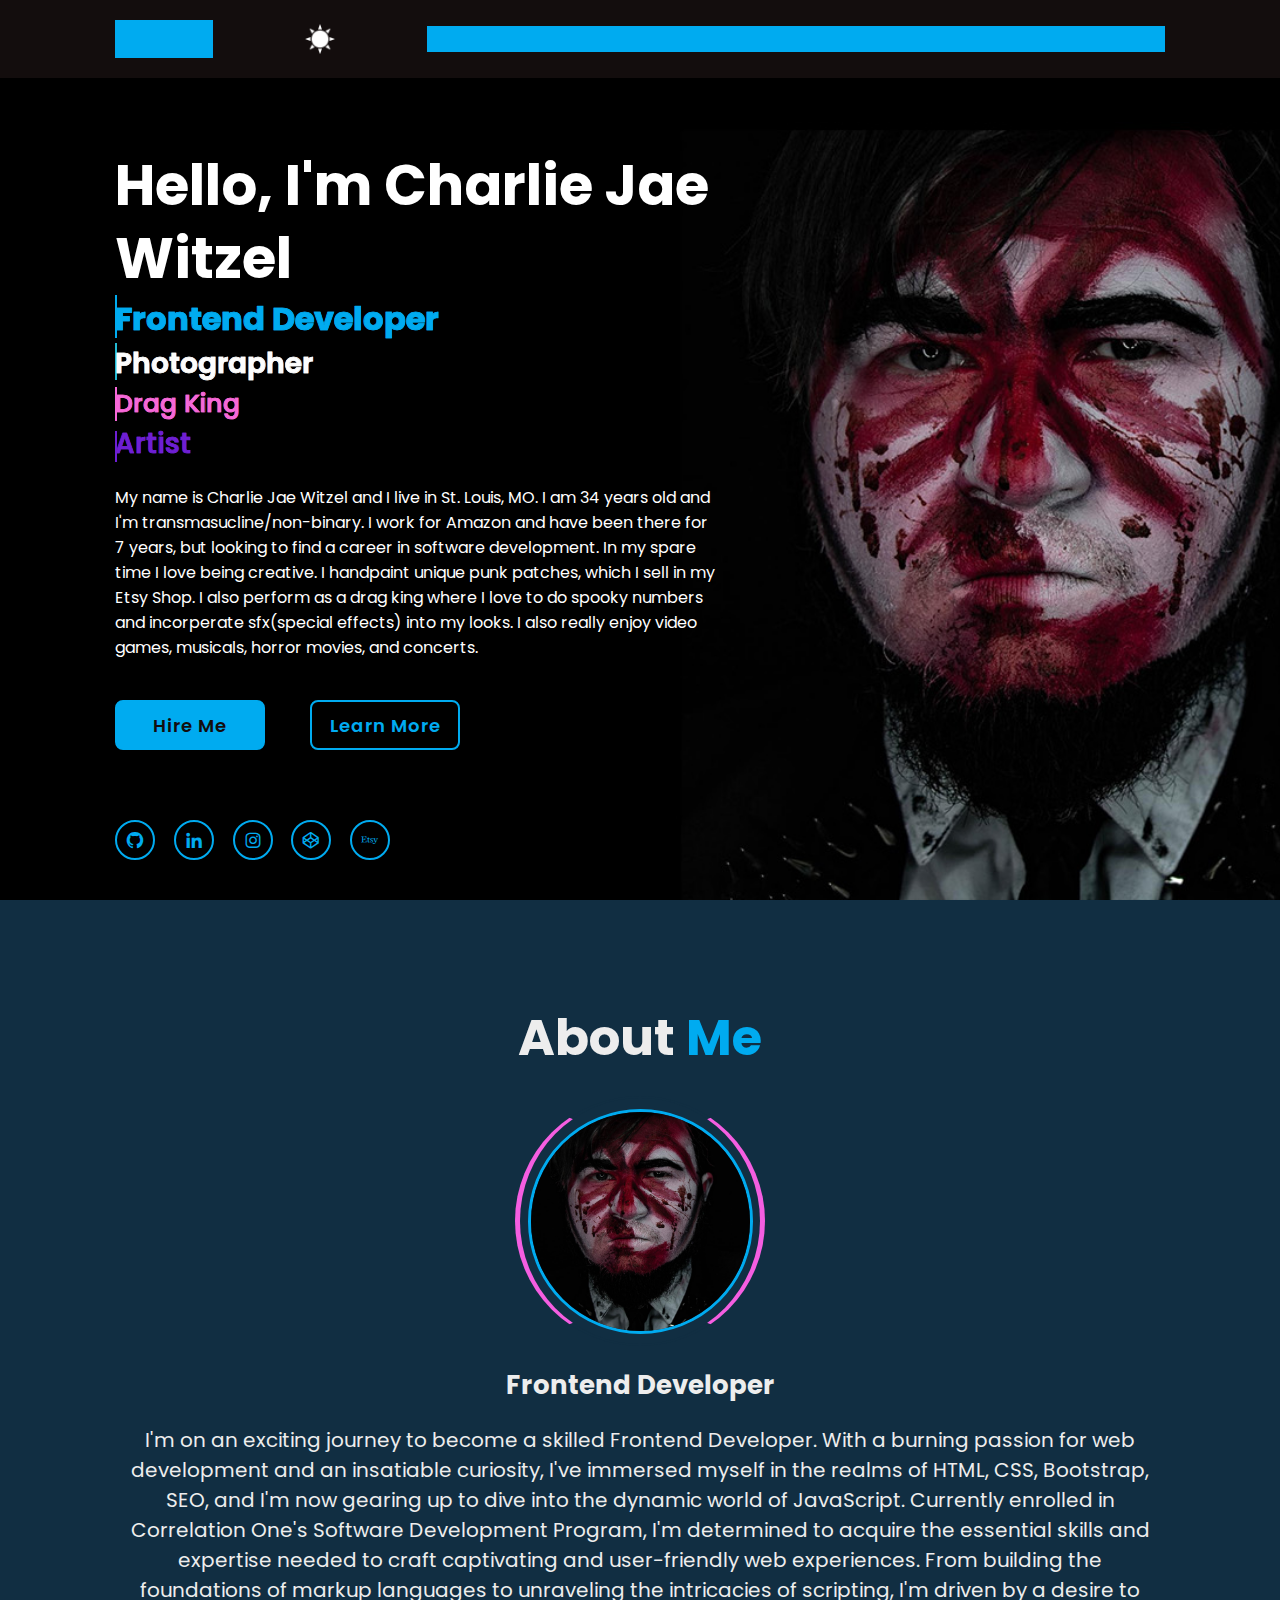
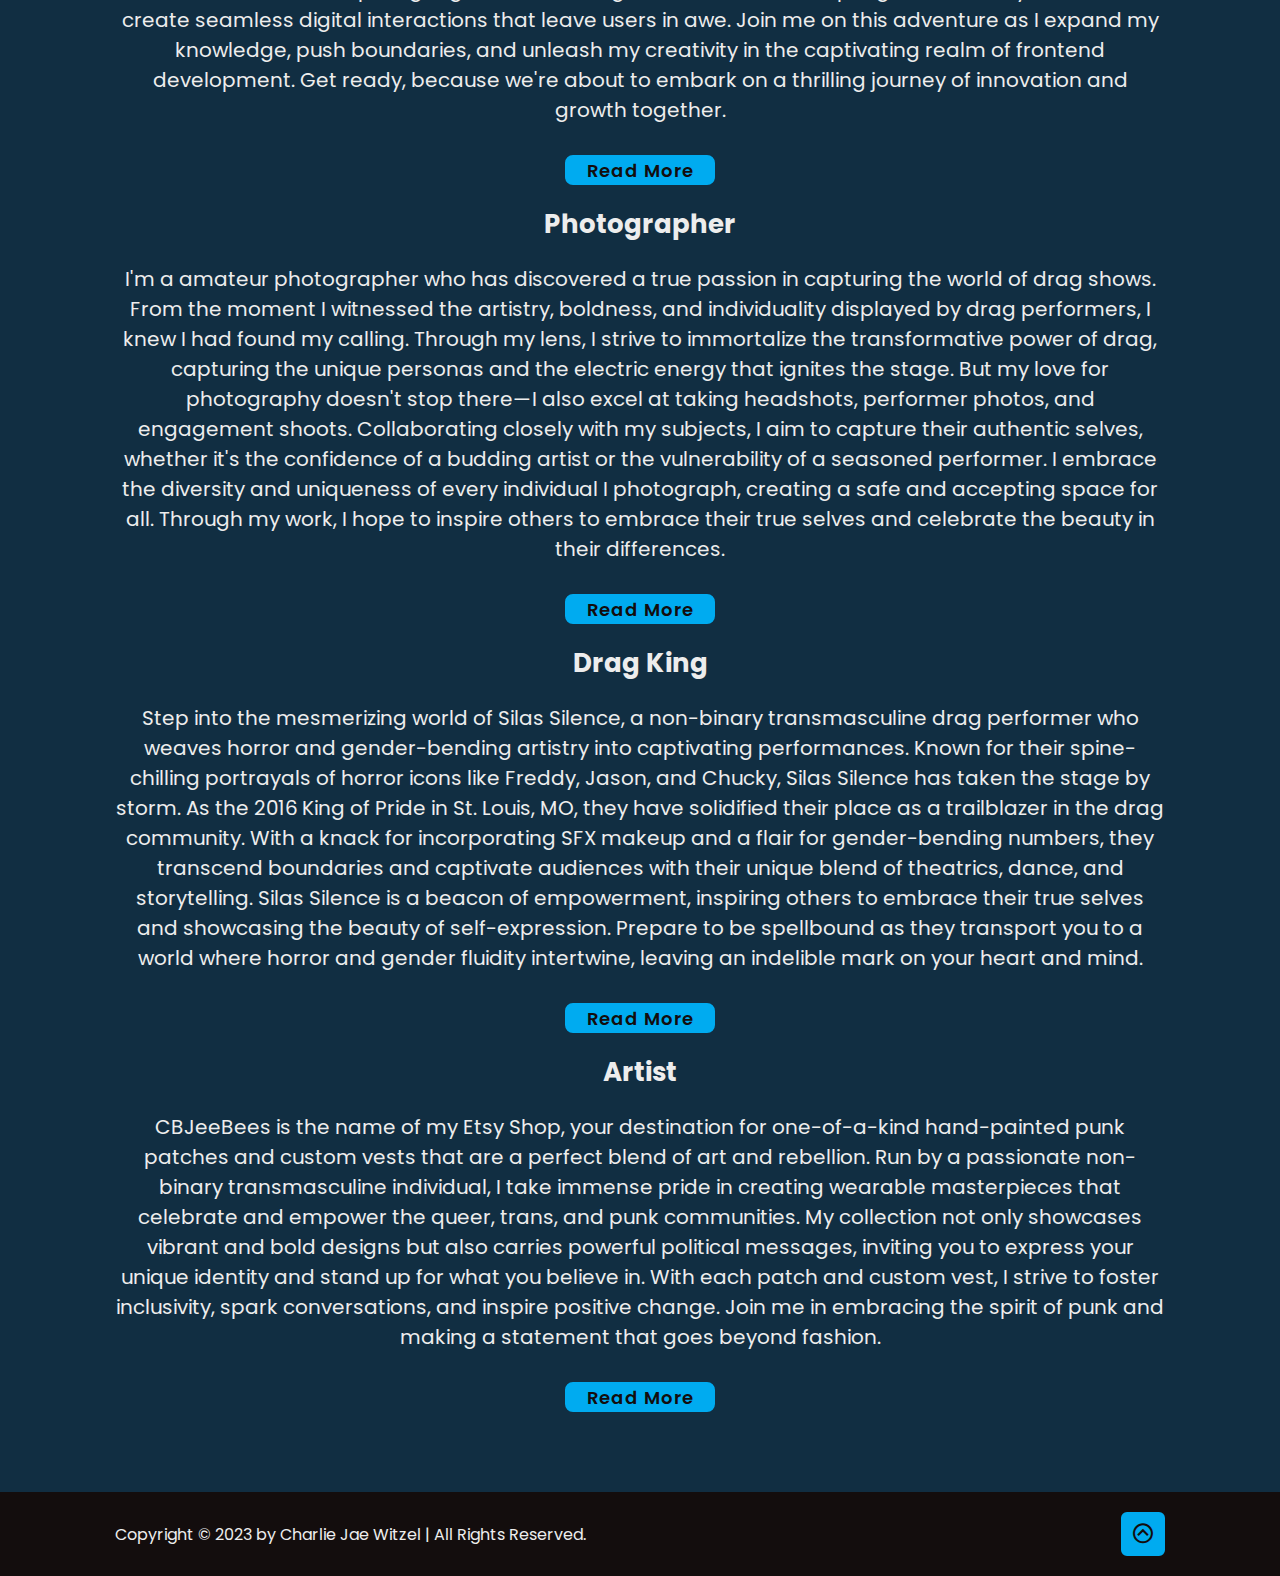
<file: about.html>
<!DOCTYPE html>
<html lang="en">
<head>
    <meta charset="UTF-8">
    <meta http-equiv="X-UA-Compatible" content="IE=edge">
    <meta name="viewport" content="width=device-width, initial-scale=1.0">
    <link rel="stylesheet" type="text/css" href="css/about/about.css">
    <meta class="description" content="Discover the multi-talented world of a non-binary transmasculine individual on a mission to become a front-end developer. From horror drag king performances to capturing captivating moments as a photographer, explore the creative endeavors of this passionate individual. Don't miss out on CBJeeBees, an Etsy shop offering unique hand-painted punk patches that embody a spirit of rebellion and self-expression. Join the journey today">
    <meta name="keywords" content="front-end developer, non-binary, transmasculine, horror drag king, photographer, Etsy shop, hand-painted punk patches, CBJeeBees">

<!--box icons-->
<link href='https://unpkg.com/boxicons@2.1.4/css/boxicons.min.css' rel='stylesheet'>


    <title>About</title>
</head>
<body>
    <header class="header">
        <a href="" class="logo">Charlie. <span class="animate" style="--i:1;"></span></a>
        <img src="./css/media/sun1.png" id="icon" alt="sun">
        <div class="bx bx-menu" id="menu-icon"><span class="animate" style="--i:2;"></span></div>

        <nav class="navbar">
            <a href="./index.html">Home</a>
            <a href="./about.html" >About</a>
            <a href="./skills.html">Skills</a>
            <a href="./photography.html">Photography</a>
            <a href="./store.html">CBJeebees</a>
            <a href="./drag.html">Drag</a>
            <a href="./contact.html">Contact</a>
            

            <span class="active-nav"></span>
            <span class="animate" style="--i:2;"></span>
            
        </nav>
        
    </header>
    
    <section class="home" id="home">
        <div class="home-content">
            <h1>Hello, I'm <span>Charlie Jae Witzel</span></h1>
            <div class="text-animate">
                <h3>Frontend Developer</h3>
                <h4>Photographer</h4>
                <h5>Drag King</h5>
                <h6>Artist</h6>
            </div>
            <p>My name is Charlie Jae Witzel and I live in St. Louis, MO. I am 34 years old and I'm transmasucline/non-binary. I work for Amazon and have been there for 7 years, but looking to find a career in software development.
                In my spare time I love being creative. I handpaint unique punk patches, which I sell in my Etsy Shop. I also perform as a drag king where I love to do spooky numbers and incorperate sfx(special effects) into my looks. I also really enjoy video games, musicals, horror movies, and concerts.
            </p>
            
            <div class="btn-box">
                <a href="" class="btn">Hire Me</a>
                <a href="#about" class="btn">Learn More</a>
            </div>
        </div>

        <div class="home-sci">
            <a href="https://github.com/charliewitzel"><i class='bx bxl-github'></i></a>
            <a href="https://www.linkedin.com/in/charlie-witze"><i class='bx bxl-linkedin' ></i></a>
            <a href="https://www.instagram.com/silassilencesfx/"><i class='bx bxl-instagram' ></i></a>
            <a href="https://codepen.io/Charlie-Jae-Witzel"><i class='bx bxl-codepen' ></i></a>
            <a href="https://www.etsy.com/shop/cbjeebees"><i class='bx bxl-etsy' ></i></a>
        </div>

        <div class="imghover"></div>
    </section>
    <section class="about" id="about">
        <h2 class="heading">About <span>Me</span></h2>
        <div class="about-img">
            <img src="./css/media/me.jpg" alt="">
            <span class="circle-spin"></span>
        </div>
        <div class="about-content">
            <h3>Frontend Developer</h3>
            <p> I'm on an exciting journey to become a skilled Frontend Developer. With a burning passion for web development and an insatiable curiosity, I've immersed myself in the realms of HTML, CSS, Bootstrap, SEO, and I'm now gearing up to dive into the dynamic world of JavaScript. Currently enrolled in Correlation One's Software Development Program, I'm determined to acquire the essential skills and expertise needed to craft captivating and user-friendly web experiences. From building the foundations of markup languages to unraveling the intricacies of scripting, I'm driven by a desire to create seamless digital interactions that leave users in awe. Join me on this adventure as I expand my knowledge, push boundaries, and unleash my creativity in the captivating realm of frontend development. Get ready, because we're about to embark on a thrilling journey of innovation and growth together.</p>
            <div class="btn-box btns">
                <a href="/skills.html" class="btn">Read More</a>
            </div>
            <h3>Photographer</h3>
            <p>I'm a amateur photographer who has discovered a true passion in capturing the world of drag shows. From the moment I witnessed the artistry, boldness, and individuality displayed by drag performers, I knew I had found my calling. Through my lens, I strive to immortalize the transformative power of drag, capturing the unique personas and the electric energy that ignites the stage. But my love for photography doesn't stop there—I also excel at taking headshots, performer photos, and engagement shoots. Collaborating closely with my subjects, I aim to capture their authentic selves, whether it's the confidence of a budding artist or the vulnerability of a seasoned performer. I embrace the diversity and uniqueness of every individual I photograph, creating a safe and accepting space for all. Through my work, I hope to inspire others to embrace their true selves and celebrate the beauty in their differences.</p>
            <div class="btn-box btns">
                <a href="/photography.html" class="btn">Read More</a>
            </div>
            
            <h3>Drag King</h3>
            <p>
                Step into the mesmerizing world of Silas Silence, a non-binary transmasculine drag performer who weaves horror and gender-bending artistry into captivating performances. Known for their spine-chilling portrayals of horror icons like Freddy, Jason, and Chucky, Silas Silence has taken the stage by storm. As the 2016 King of Pride in St. Louis, MO, they have solidified their place as a trailblazer in the drag community. With a knack for incorporating SFX makeup and a flair for gender-bending numbers, they transcend boundaries and captivate audiences with their unique blend of theatrics, dance, and storytelling. Silas Silence is a beacon of empowerment, inspiring others to embrace their true selves and showcasing the beauty of self-expression. Prepare to be spellbound as they transport you to a world where horror and gender fluidity intertwine, leaving an indelible mark on your heart and mind.</p>
            <div class="btn-box btns">
                <a href="/drag.html" class="btn">Read More</a>
            </div>
            <h3>Artist</h3>
            <p>CBJeeBees is the name of my Etsy Shop, your destination for one-of-a-kind hand-painted punk patches and custom vests that are a perfect blend of art and rebellion. Run by a passionate non-binary transmasculine individual, I take immense pride in creating wearable masterpieces that celebrate and empower the queer, trans, and punk communities. My collection not only showcases vibrant and bold designs but also carries powerful political messages, inviting you to express your unique identity and stand up for what you believe in. With each patch and custom vest, I strive to foster inclusivity, spark conversations, and inspire positive change. Join me in embracing the spirit of punk and making a statement that goes beyond fashion.</p>
            <div class="btn-box btns">
                <a href="/store.html" class="btn">Read More</a>
            </div>
        </div>
    </section>

    <footer class="footer">
        <div class="footer-text">
            <p>Copyright &copy; 2023 by Charlie Jae Witzel | All Rights Reserved. </p>
        </div>
        <div class="footer-iconTop">
            <a href="#home"><i class='bx bx-chevron-up-circle' ></i></a>
        </div>
    </footer>
    
    <script src="/javascript/about.js"></script>
</body>
</html>
</file>
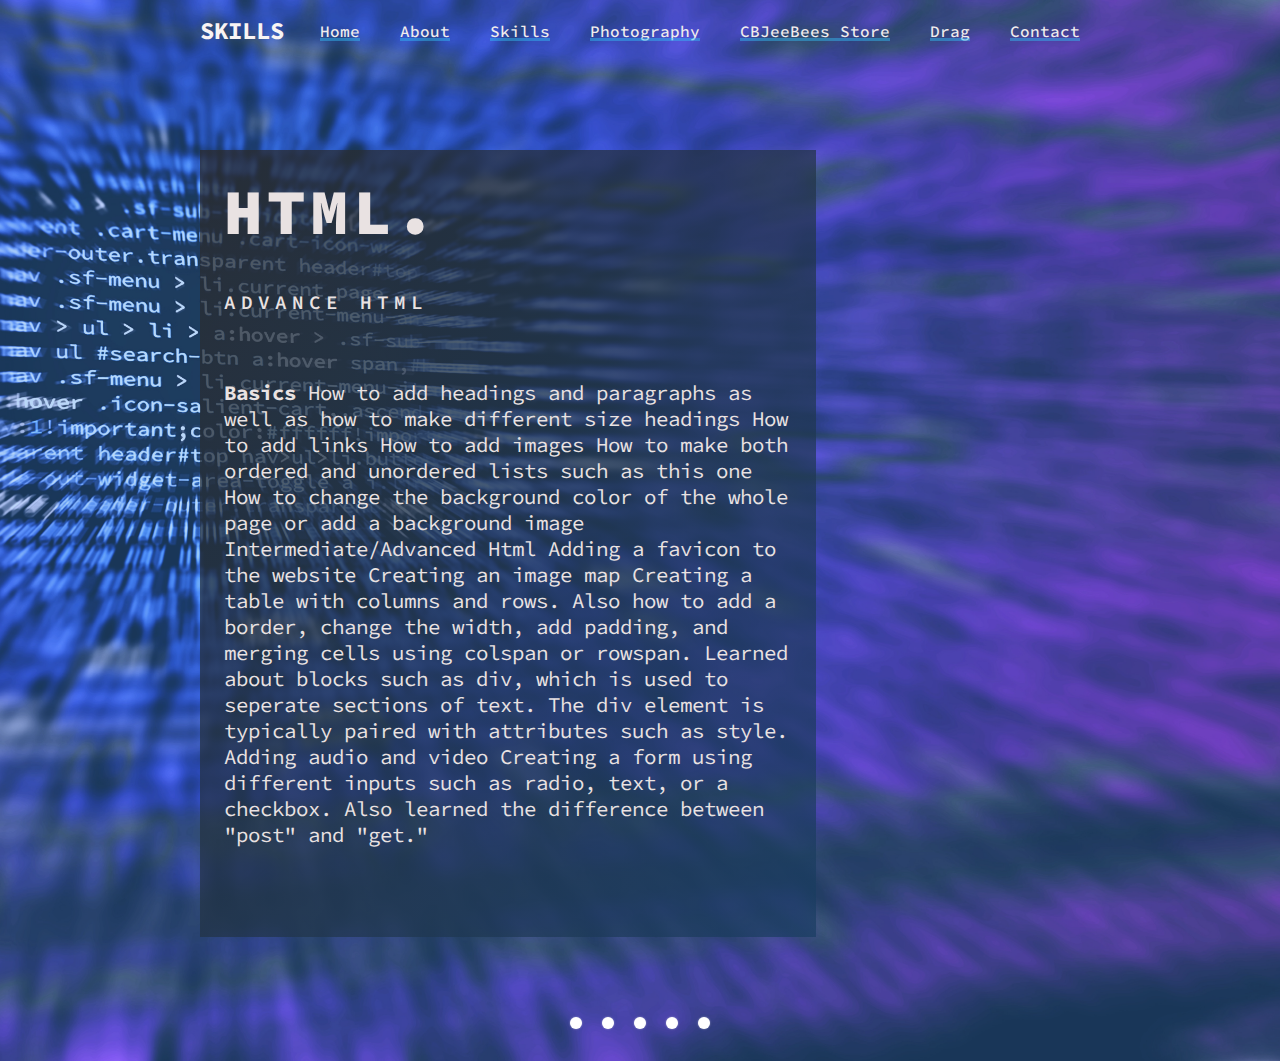
<file: skills.html>
<!DOCTYPE html>
<html lang="en">
<head>
    <meta charset="UTF-8">
    <meta http-equiv="X-UA-Compatible" content="IE=edge">
    <meta name="viewport" content="width=device-width, initial-scale=1.0">
    <link rel="stylesheet" href="css/skills/skills.css">
    <link rel="stylesheet" href="https://cdnjs.cloudflare.com/ajax/libs/font-awesome/6.4.0/css/all.min.css" integrity="sha512-iecdLmaskl7CVkqkXNQ/ZH/XLlvWZOJyj7Yy7tcenmpD1ypASozpmT/E0iPtmFIB46ZmdtAc9eNBvH0H/ZpiBw==" crossorigin="anonymous" referrerpolicy="no-referrer" />
    <title>Skills</title>
</head>
<body>
    <header>
        <a href="skills.html" class="brand">Skills</a>
        <div class="menu-btn"></div>
        <div class="navigation">
            <div class="navigation-items">
                <a href="./index.html">Home</a>
                <a href="./about.html">About</a>
                <a href="./skills.html">Skills</a>
                <a href="./photography.html">Photography</a>
                <a href="./store.html">CBJeeBees Store</a>
                <a href="./drag.html">Drag</a>
                <a href="./contact.html">Contact</a>

            </div>
        </div>
    </header>

    <section class="home">
        <img class="img-slide active" src="css/media/code.jpg" alt="">
        <img class="img-slide" src="css/media/computer.jpg" alt="">
        <img class="img-slide" src="css/media/guycoding.jpg" alt="">
        <img class="img-slide" src="css/media/seo.jpg" alt="">
        <img class="img-slide" src="css/media/matrix.jpg" alt="">
        <div class="content active" >
            <h1>HTML.<br><span>Advance HTML</span></h1>
            <p><strong>Basics</strong>
                How to add headings and paragraphs as well as how to make different size headings
                How to add links
                How to add images
                How to make both ordered and unordered lists such as this one
                How to change the background color of the whole page or add a background image
                <br>
                <srong>Intermediate/Advanced Html</srong>
                Adding a favicon to the website
                Creating an image map
                Creating a table with columns and rows. Also how to add a border, change the width, add padding, and merging cells using colspan or rowspan.
                Learned about blocks such as div, which is used to seperate sections of text. The div element is typically paired with attributes such as style.
                Adding audio and video
                Creating a form using different inputs such as radio, text, or a checkbox. Also learned the difference between "post" and "get."</p>
            
        </div>
        <div class="content">
            <h1>Javascript</h1>
            <p>Haven't gotten here yet, but I have been teaching myself some, and have incorported some java in a few of these pages</p>
            
        </div>
        <div class="content">
            <h1>CSS<br><span>Advance CSS/Bootsrap</span></h1>
            <p>CSS Basics
                Learned the difference between inline and external css and how css works
                Learned how to use type, class and ID selectors as well as the difference between ID and class
                Learned about the box model and that it consists of four parts: content, padding, border, and margin.
                Learned about block and inline elements
                Learned about grids and how to create one
                
                Advanced CSS
                Adding animations
                Using Bootstrap
                Creating an advance grid
                Media queries
                flexbox</p>
            
        </div>
        <div class="content">
            <h1>SEO</h1>
            <p>Adding soon!</p>
            
        </div>
        <div class="content">
            <h1>From Webpage<br><span>to Website</span></h1>
            <p>This is what you are seeing here. Learned how to use git and github</p>
            
        </div>
        <div class="media-icons">
            <a href=""> <i class="fa-brands fa-github-alt"></i></a>
            <a href=""> <i class="fa-brands fa-codepen"></i></a>    
            <a href=""> <i class="fa-brands fa-linkedin-in"></i></a>    
        </div>
        <div class="slider-navigation">
            <div class="nav-btn"></div>
            <div class="nav-btn"></div>
            <div class="nav-btn"></div>
            <div class="nav-btn"></div>
            <div class="nav-btn"></div>

        </div>

    </section>
    <script type="text/javascript">
        //Javascript of responsive navigation menu
        const menuBtn = document.querySelector(".menu-btn");
        const navigation = document.querySelector(".navigation");
        menuBtn.addEventListener("click",() => {
            menuBtn.classList.toggle("active");
            navigation.classList.toggle("active");
        });

        //javascript for photo slider navigation
        const btns = document.querySelectorAll(".nav-btn");
        const slides = document.querySelectorAll(".img-slide");
        const contents = document.querySelectorAll(".content");

        var sliderNav = function(manual){
            btns.forEach((btn) => {
                btn.classList.remove("active");
            });
            slides.forEach((slide) => {
                slide.classList.remove("active");
            });
            contents.forEach((content) => {
                content.classList.remove("active");
            });

            btns[manual].classList.add("active");
            slides[manual].classList.add("active");
            contents[manual].classList.add("active");
        }

        btns.forEach((btn, i) => {
            btn.addEventListener("click", () => {
                sliderNav(i);
            });
        });

    </script>
</body>
</html>
</file>
<file: css/about/about.css>
@import url('https://fonts.googleapis.com/css2?family=Bangers&family=Caveat:wght@600&family=Pangolin&family=Permanent+Marker&family=Poppins:wght@300;400;500;600;700;800;900&family=Source+Code+Pro:ital,wght@1,700&display=swap');

* {
    font-family: 'Poppins', sans-serif;
    margin: 0;
    padding: 0;
    box-sizing: border-box;
    text-decoration: none;
    border: none;
    outline: none;
    scroll-behavior: smooth;

}

#icon {
    width: 30px;
    cursor: pointer;
}

:root {
    --bg-color: #130d0d;
    --second-bg-color: #112e42;
    --text-color: #ededed;
    --main-color: #00abf0;
    --second-text-color: #fdfdfd;
}

.light-theme{
    --bg-color: #fdfdfd;
    --second-bg-color: #c6f1f1;
    --text-color: #030303;
    --main-color: #57d4f3;
    --second-text-color: #fdfdfd;
}

html {
    font-size: 62.5%;
    overflow-x: hidden;
}

body{
    background: var(--bg-color);
    color: var(--text-color);
}


.header {
    position: fixed;
    top: 0;
    left: 0;
    width: 100%;
    padding: 2rem 9%;
    background: transparent;
    display: flex;
    justify-content: space-between;
    align-items: center;
    z-index: 100;
    transition: .3s;
    color: var(--text-color);
    background-color: var(--bg-color);
}

.header.sticky {
    background: var(--bg-color);
}

.logo {
    position: relative;
    font-size: 2.5rem;
    color: var(--text-color);
    font-weight: 600;
}

.navbar{
    position: relative;
}

.navbar a{
    font-size: 1.7rem;
    color: var(--text-color);
    font-weight: 500;
    margin-left: 3.5rem;
    transition: .3s;
}

.navbar a:hover,
.navbar a.active {
    color: var(--main-color);
}

#menu-icon{
    position: relative;
   font-size: 3.6rem;
   color: var(--text-color);
    cursor: pointer;
    display: none;
}

section{
    min-height: 100vh;
    padding: 10rem 9% 2rem;
}

.home {
    display: flex;
    align-items: center;
    padding: 0 9%;
    background: url(../media/me2.jpg) no-repeat;
    background-size: cover;
    background-position: center;
}

.home-content{
    max-width: 60rem;
    z-index: 99;
}

.home-content h1 {
    font-size: 5.6rem;
    font-weight: 700;
    line-height: 1.3;
    color: white;
}

.home-content h1 span{
    color: white;
}

.home-content .text-animate{
    position: relative;
    width: 32.8rem;
}

.home-content .text-animate h3 {
    font-size: 3.2rem;
    font-weight: 700;
    color: transparent;
    -webkit-text-stroke: .7px var(--main-color);
    background-image: linear-gradient(var(--main-color), var(--main-color));
    background-repeat: no-repeat;
    -webkit-background-clip: text;
    background-position: 0 0;
    animation: homeBgText 6s linear infinite;
    animation-delay: 2s;

}

.home-content .text-animate h3::before{
    content: '';
    position: absolute;
    top: 0;
    left: 0;
    width: 0;
    height: 25%;
    border-right: 2px solid var(--main-color);
    z-index: -1;
    animation: homeCursorText 6s linear infinite;
    animation-delay: 2s;
}

.home-content .text-animate h4 {
    font-size: 2.8rem;
    font-weight: 600;
    color: transparent;
    -webkit-text-stroke: .7px var(--second-text-color);
    background-image: linear-gradient(var(--second-text-color), var(--second-text-color));
    background-repeat: no-repeat;
    -webkit-background-clip: text;
    background-position: 0 0;
    animation: homeBgText 6s linear infinite;
    animation-delay: 2.2s;
}

.home-content .text-animate h4::before{
    content: '';
    position: absolute;
    top: 28%;
    left: 0;
    width: 0;
    height: 22%;
    border-right: 2px solid rgb(35, 186, 212);
    z-index: -1;
    animation: homeCursorText 6s linear infinite;
    animation-delay: 2.2s;
}

.home-content .text-animate h5 {
    font-size: 2.5rem;
    font-weight: 500;
    color: transparent;
    -webkit-text-stroke: .7px rgb(247, 104, 216);
    background-image: linear-gradient(rgb(247, 104, 216), rgb(247, 104, 216));
    background-repeat: no-repeat;
    -webkit-background-clip: text;
    background-position: 0 0;
    animation: homeBgText 6s linear infinite;
    animation-delay: 2.4s;
}

.home-content .text-animate h5::before{
    content: '';
    position: absolute;
    top: 54%;
    left: 0;
    width: 0;
    height: 20%;
    border-right: 2px solid rgb(247, 104, 216);
    z-index: -1;
    animation: homeCursorText 6s linear infinite;
    animation-delay: 2.4s;
}

.home-content .text-animate h6 {
    font-size: 2.8rem;
    font-weight: 500;
    color: transparent;
    -webkit-text-stroke: .7px rgb(110, 31, 212);
    background-image: linear-gradient(rgb(110, 31, 212), rgb(110, 31, 212));
    background-repeat: no-repeat;
    -webkit-background-clip: text;
    background-position: 0 0;
    animation: homeBgText 6s linear infinite;
    animation-delay: 2.6s;
}

.home-content .text-animate h6::before{
    content: '';
    position: absolute;
    top: 80%;
    left: 0;
    width: 0;
    height: 18%;
    border-right: 2px solid rgb(110, 31, 212);
    z-index: -1;
    animation: homeCursorText 6s linear infinite;
    animation-delay: 2.6s;
}

.home-content p{
    font-size: 1.6rem;
    margin: 2rem 0 4rem;
    color: white;
}

.btn-box{
    position: relative;
    display: flex;
    justify-content: space-between;
    width: 34.5rem;
    height: 5rem;
}

.btn-box .btn{
    position: relative;
    display: inline-flex;
    justify-content: center;
    align-items: center;
    width: 15rem;
    height: 100%;
    background: var(--main-color);
    border: .2rem solid var(--main-color);
    border-radius: .8rem;
    font-size: 1.8rem;
    font-weight: 600;
    letter-spacing: .1rem;
    color: var(--bg-color);
    z-index: 1;
    overflow: hidden;
    transition: .5s;

}

.btn-box .btn:hover{
    color: var(--main-color);
}

.btn-box .btn:nth-child(2){
    background: transparent;
    color: var(--main-color);
}

.btn-box .btn:nth-child(2):hover{
    color: var(--bg-color);
}

.btn-box .btn:nth-child(2)::before{
    background: var(--main-color);
}

.btn-box .btn::before{
    content: '';
    position: absolute;
    top: 0;
    left: 0;
    width: 0;
    height: 100%;
    background: var(--bg-color);
    z-index: -1;
    transition: .5s;
}

.btn-box .btn:hover:before{
    width: 100%;
}

.home-sci {
    position: absolute;
    bottom: 4rem;
    width: 275px;
    display: flex;
    justify-content: space-between;
}

.home-sci a{
    position: relative;
    display: inline-flex;
    justify-content: center;
    align-items: center;
    width: 40px;
    height: 40px;
    background: transparent;
    border: .2rem solid var(--main-color);
    border-radius: 50%;
    font-size: 20px;
    color: var(--main-color);
    z-index: 1;
    overflow: hidden;
    transition: .5s;
}

.home-sci a:hover{
    color: var(--bg-color);
}

.home-sci a::before{
    content: '';
    position: absolute;
    top: 0;
    left: 0;
    width: 0;
    height: 100%;
    background: var(--main-color);
    z-index: -1;
    transition: .5s;
}

.home-sci a:hover:before{
    width: 100%;
}

.imghover {
    position: absolute;
    top: 0;
    right: 0;
    width: 45%;
    height: 100%;
    background: transparent;
    transition: 3s;
}

.imghover:hover {
    background: var(--bg-color);
    opacity: .8;
}

.about {
    display: flex;
    justify-content: center;
    align-items: center;
    flex-direction: column;
    gap: 2rem;
    background: var(--second-bg-color);
    padding-bottom: 6rem;
}

.heading {
    font-size: 5rem;
    margin-bottom: 3.rem;
    text-align: center;
}

span {
    color: var(--main-color);
}

.about-img {
    position: relative;
    width: 25rem;
    height: 25rem;
    border-radius: 50%;
    display: flex;
    justify-content: center;
    align-items: center;
}

.about-img img{
    width: 90%;
    border-radius: 50%;
    border: .3rem solid var(--main-color);
}

.about-img .circle-spin {
    position: absolute;
    top: 50%;
    left: 50%;
    transform: translate(-50%, -50%) rotate(0);
    width: 100%;
    height: 100%;
    border-radius: 50%;
    border-top: .2rem solid var(--second-bg-color);
    border-bottom: .2rem solid var(--second-bg-color);
    border-left: .5rem solid rgb(245, 94, 225);
    border-right: .5rem solid rgb(245, 94, 225);
    animation: aboutSpinner 8s linear infinite;
}

.about-content{
    text-align: center;
}

.about-content h3 {
    font-size: 2.6rem;
}

.about-content p {
    font-size: 2rem;
    margin: 2rem 0 3rem;
}

.btn-box.btns{
    display: inline-block;
    width: 15rem;
    padding-bottom: 20px;
}

.btn-box.btns a::before{
    background: var(--second-bg-color);
}


.footer {
    display: flex;
    justify-content: space-between;
    align-items: center;
    flex-wrap: wrap;
    padding: 2rem 9%;
    background: var(--bg-color);
}

.footer-text p {
    font-size: 1.6rem;
}

.footer-iconTop a {
    position: relative;
    display: inline-flex;
    justify-content: center;
    align-items: center;
    padding: .8rem;
    background: var(--main-color);
    border: .2rem solid var(--main-color);
    border-radius: .6rem;
    z-index: 1;
    overflow: hidden;
}

.footer-iconTop a::before {
    content: '';
    position: absolute;
    top: 0;
    left: 0;
    width: 0;
    height: 100%;
    background: var(--second-bg-color);
    z-index: -1;
    transition: .5s;
}

.footer-iconTop a:hover:before {
    width: 100%;
}

.footer-iconTop a i {
    font-size: 2.4rem;
    color: var(--bg-color);
    transition: .5s;
}

.footer-iconTop a:hover i{
    color: var(--main-color);
}

/* ANIMATION RELOAD AND SCROLL */
.animate{
    position: absolute;
    top: 0;
    right: 0;
    width: 100%;
    height: 100%;
    background: var(--main-color);
    z-index: 98;
}

.logo .animate,
.navbar .animate,
#menu-icon .animate{
    animation: showRight 1s ease forwards;
    animation-delay: calc(.3s * var(--i));
}

/*BREAKPOINTS */
@media (max-width: 1200px) {
    html {
        font-size: 55%;
    }
}

@media (max-width: 991px){
    .header{
        padding: 2rem 4%;
    }
    section {
        padding: 10rem 4% 2rem;
    }
    .home{
        padding: 0 4%;
    }
    .footer{
        padding: 2rem 4%;
    }
}

@media (max-width: 768px){
    .header{
        background: var(--bg-color);
    }

    #menu-icon {
        display: block;
    }

    .navbar{
        position: absolute;
        top: 100%;
        left: -100%;
        width: 100%;
        padding: 1rem 4%;
        background: var(--main-color);
        box-shadow: 0 .5rem 1rem rgba(0, 0, 0, .2);
        z-index: 1;
        transition: .25s ease;
        transition-delay: .25s;
    }

    .navbar.active{
        left: 0;
        transition-delay: 0s;
    }

    .navbar .active-nav{
        position: absolute;
        top: 0;
        left: -100%;
        width: 100%;
        height: 100%;
        background: var(--bg-color);
        border-top: .1rem solid rgba(0, 0, 0, .2);
        z-index: -1;
        transition: .25s ease;
        transition-delay: 0s;
    }

    .navbar.active .active-nav {
        left: 0;
        transition-delay: .25s;
    }

    .navbar a {
        display: block;
        font-size: 2rem;
        margin: 3rem 0;
        transform: translateX(-20rem);
        transform: .25s ease;
        transition-delay: 0s;
    }

    .navbar.active a {
        transform: translateX(0);
        transition-delay: .25s;
    }

    .home-imgHover{
        pointer-events: none;
        background: var(--bg-color);
        opacity: .6;
    }
}

@media (max-width: 520px){
    html {
        font-size: 50%;
    }

    .home-content h1{
        display: flex;
        flex-direction: column;
    }

    .home-sci {
        width: 160px;
    }

    .home-sci a {
        width: 20px;
        height: 20px;
    }
    .footer{
        flex-direction: column-reverse;
    }
    .footer p{
        margin-top: 2rem;
        text-align: center;
    }

}

@media (max-width:375px){
    .home{
        justify-content: center;
    }
    .home-content{
        display: flex;
        align-items: center;
        flex-direction: column;
    }
     .home-content h1{
        font-size: 5rem;
     }
}

/*KeyFrames Animation*/
@keyframes homeBgText{
    0%,
    10%,
    100%{
        background-position: -33rem 0;
    }
    65%,
    85%{
        background-position: 0 0;
    }
}

@keyframes homeCursorText{
    0%,
    10%,
    100%{
        width: 0;
    }
    65%,
    78%,
    85%{
        width: 100%;
        opacity: 1;
    }

    75%,
    81% {
        opacity: 0;
    }
}

@keyframes aboutSpinner{
    100%{
        transform: translate(-50%, -50%) rotate(360deg);
    }
}

@keyframes showRight{
    100%{
        width: 0;
    }
}
</file>
<file: css/skills/skills.css>
@import url("https://fonts.googleapis.com/css2?family=Caveat:wght@600&family=Pangolin&family=Source+Code+Pro:ital,wght@1,700&display=swap");
* {
  margin: 0;
  padding: 0;
  box-sizing: border-box;
  font-family: "Source Code Pro", monospace;
}

header {
  z-index: 999;
  position: absolute;
  top: 0;
  left: 0;
  width: 100%;
  display: flex;
  justify-content: space-between;
  align-items: center;
  padding: 15px 200px;
  transition: 0.5 ease;
}
header .brand {
  color: rgb(248, 244, 244);
  font-size: 1.5rem;
  font-weight: 700;
  text-transform: uppercase;
  text-decoration: none;
}
header .navigation {
  position: relative;
}
header .navigation .navigation-items a {
  position: relative;
  color: rgb(241, 237, 237);
  font-size: 1rem;
  font-weight: 500;
  text-decoration: none;
  margin-left: 30px;
  transition: 0.3s ease;
}
header .navigation .navigation-items a::before {
  content: "";
  position: absolute;
  background: rgba(52, 191, 247, 0.452);
  width: 100%;
  height: 3px;
  bottom: 0;
  left: 0;
  transition: 0.3s ease;
}
header .navigation .navigation-items a::after {
  width: 100%;
}

section {
  padding: 100px 200px;
}

.home {
  position: relative;
  width: 100%;
  min-height: 100vh;
  display: flex;
  justify-content: center;
  flex-direction: column;
  background: rgb(87, 178, 231);
}
.home::before {
  z-index: 777;
  content: "";
  position: absolute;
  background: rgba(69, 148, 238, 0.363);
  width: 100%;
  height: 100%;
  top: 0;
  left: 0;
}
.home .content {
  z-index: 888;
  color: #e9e2e2;
  width: 70%;
  margin-top: 50px;
  display: none;
}
.home .content.active {
  display: block;
  background: linear-gradient(to bottom right, rgba(43, 42, 43, 0.751), rgba(24, 61, 97, 0.682));
  padding: 1.5rem;
  
}
.home .content.active h1 {
  font-size: 4rem;
  font-weight: 900;
  text-transform: uppercase;
  letter-spacing: 5px;
  line-height: 75px;
  margin-bottom: 40px;
  
}
.home .content.active h1 span {
  font-size: 1.2rem;
  font-weight: 600;
}
.home .content.active p {
  font-size: 1.3rem;
  margin-bottom: 65px;
 
}
.home .content.active a {
  background: white;
  padding: 15px 35px;
  color: rgb(87, 178, 231);
  font-size: 1.1rem;
  font-weight: 500;
  text-decoration: none;
  border-radius: 2px;
}
.home .media-icons {
  z-index: 888;
  position: absolute;
  right: 30px;
  display: flex;
  flex-direction: column;
  transition: 0.5s ease;
}
.home .media-icons a {
  color: white;
  font-size: 1.6rem;
  transition: 0.3s ease;
}
.home .media-icons a:not(:last-child) {
  margin-bottom: 20px;
}
.home .media-icons a:hover {
  transform: scale(1.3);
}
.home img {
  z-index: 0;
  position: absolute;
  top: 0;
  left: 0;
  width: 100%;
  height: 100%;
  -o-object-fit: cover;
     object-fit: cover;
}

.slider-navigation {
  z-index: 888;
  position: relative;
  display: flex;
  justify-content: center;
  align-items: center;
  transform: translateY(80px);
  margin-bottom: 12px;
}
.slider-navigation .nav-btn {
  width: 12px;
  height: 12px;
  background: #fff;
  border-radius: 50%;
  cursor: pointer;
  box-shadow: 0 0 2px rgba(255, 255, 255, 0.5);
  transition: 0.3s ease;
}
.slider-navigation .nav-btn:not(:last-child) {
  margin-right: 20px;
}
.slider-navigation .nav-btn:hover {
  transform: scale(1.2);
}

.slider-navigation .nav-btn.active {
  background: #2696E9;
}

.img-slide {
  position: absolute;
  width: 100%;
  -webkit-clip-path: circle(0% at 0 50%);
          clip-path: circle(0% at 0 50%);
}

.img-slide.active {
  -webkit-clip-path: circle(150% at 0 50%);
          clip-path: circle(150% at 0 50%);
  transition: 2s ease;
  transition-property: -webkit-clip-path;
  transition-property: clip-path;
  transition-property: clip-path, -webkit-clip-path;
}

@media (max-width: 1040px) {
  header {
    padding: 12px 20px;
  }
  header .navigation {
    display: none;
  }
  header .navigation.active {
    position: fixed;
    width: 100%;
    height: 100vh;
    top: 0;
    left: 0;
    display: flex;
    justify-content: center;
    align-items: center;
    background: rgba(1, 1, 1, 0.5);
  }
  header .navigation.active .navigation-items {
    background: white;
    width: 600px;
    max-width: 600px;
    margin: 20px;
    padding: 40px;
    display: flex;
    flex-direction: column;
    align-items: center;
    border-radius: 5px;
    box-shadow: 0 5px 25px rgba(1, 1, 1, 0.2);
  }
  header .navigation.active .navigation-items a {
    color: #222;
    font-size: 1.2em;
    margin: 20px;
  }
  header .navigation .navigation-items a:before {
    background: #222;
    height: 5px;
  }
  section {
    padding: 100px 20px;
  }
  .home .media-icons {
    right: 15px;
  }
  .menu-btn {
    background: url(/css/media/menu.png) no-repeat;
    background-size: 30px;
    background-position: center;
    width: 40px;
    height: 40px;
    cursor: pointer;
    transition: 0.3 ease;
  }
  .menu-btn.active {
    z-index: 999;
    background: url(/css/media/close.png) no-repeat;
    background-size: 25px;
    background-position: center;
    transition: 0.3 ease;
  }
}/*# sourceMappingURL=skills.css.map */
</file>
